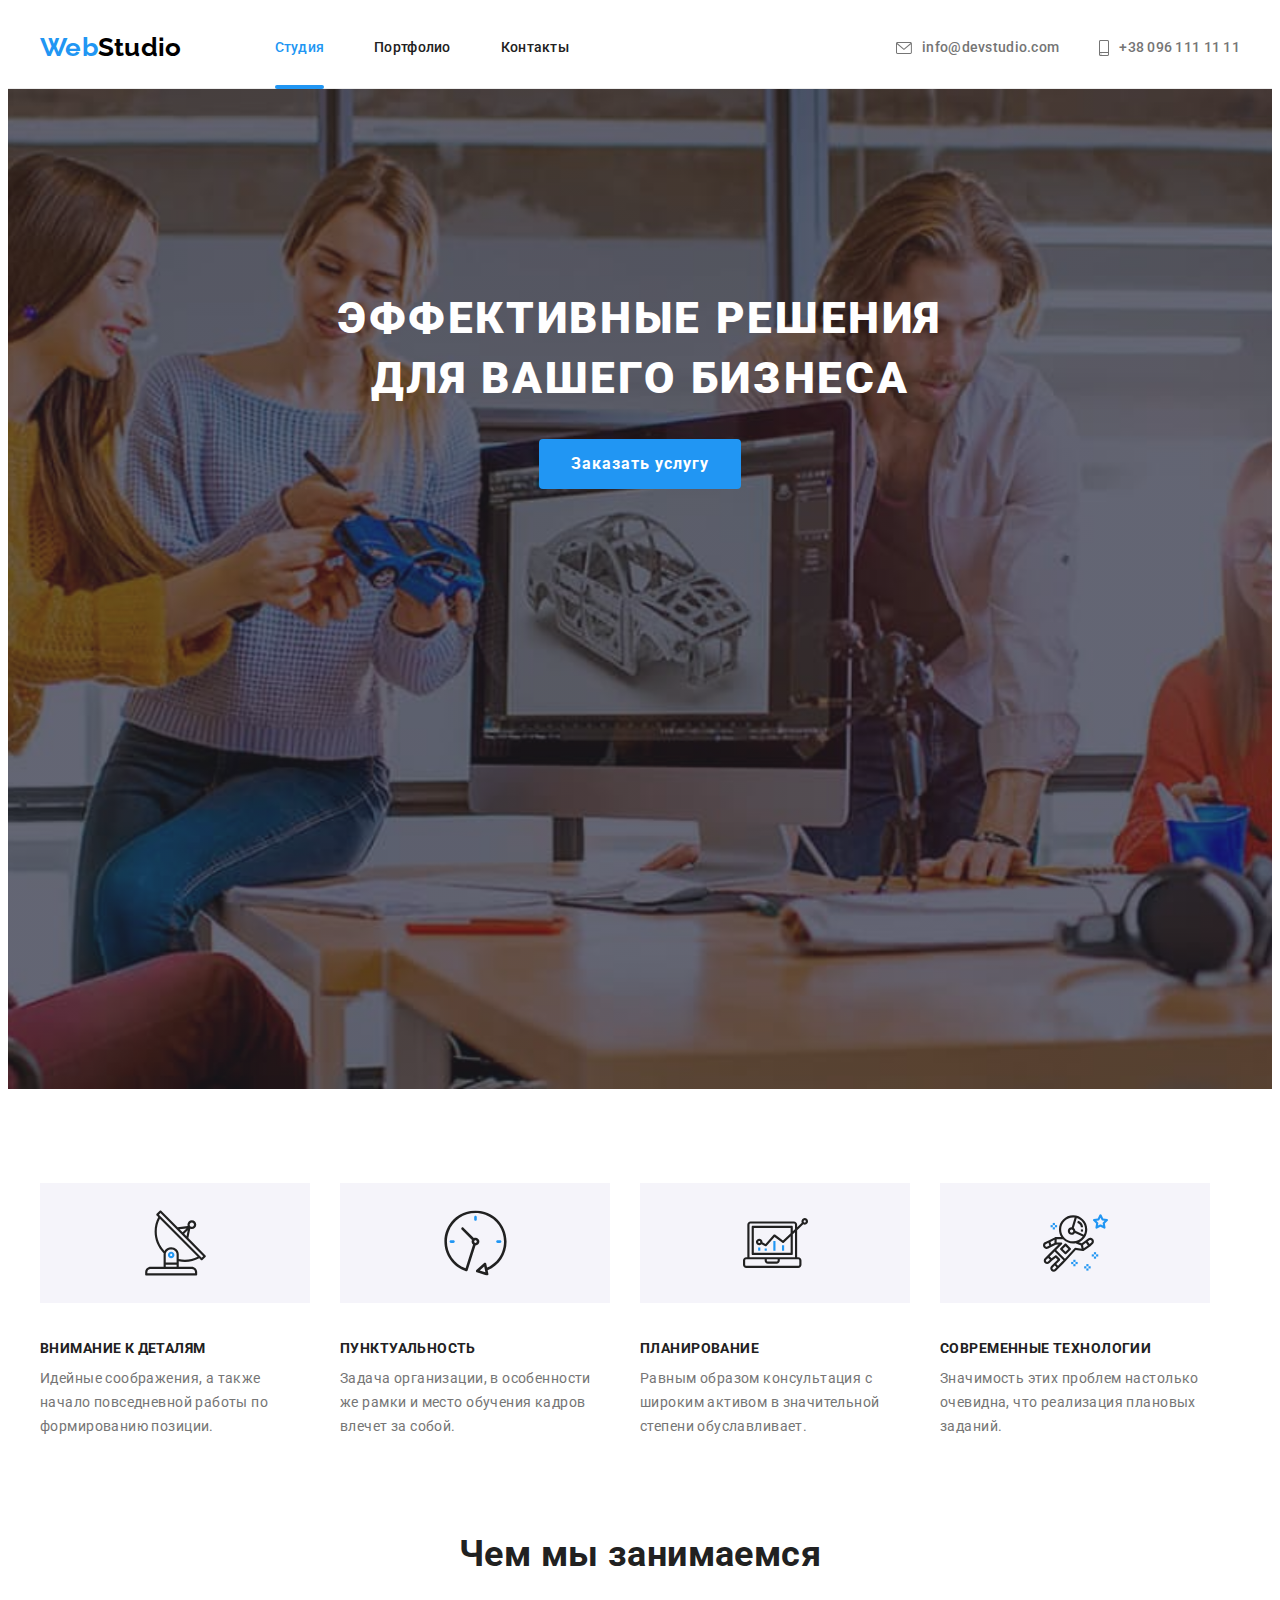
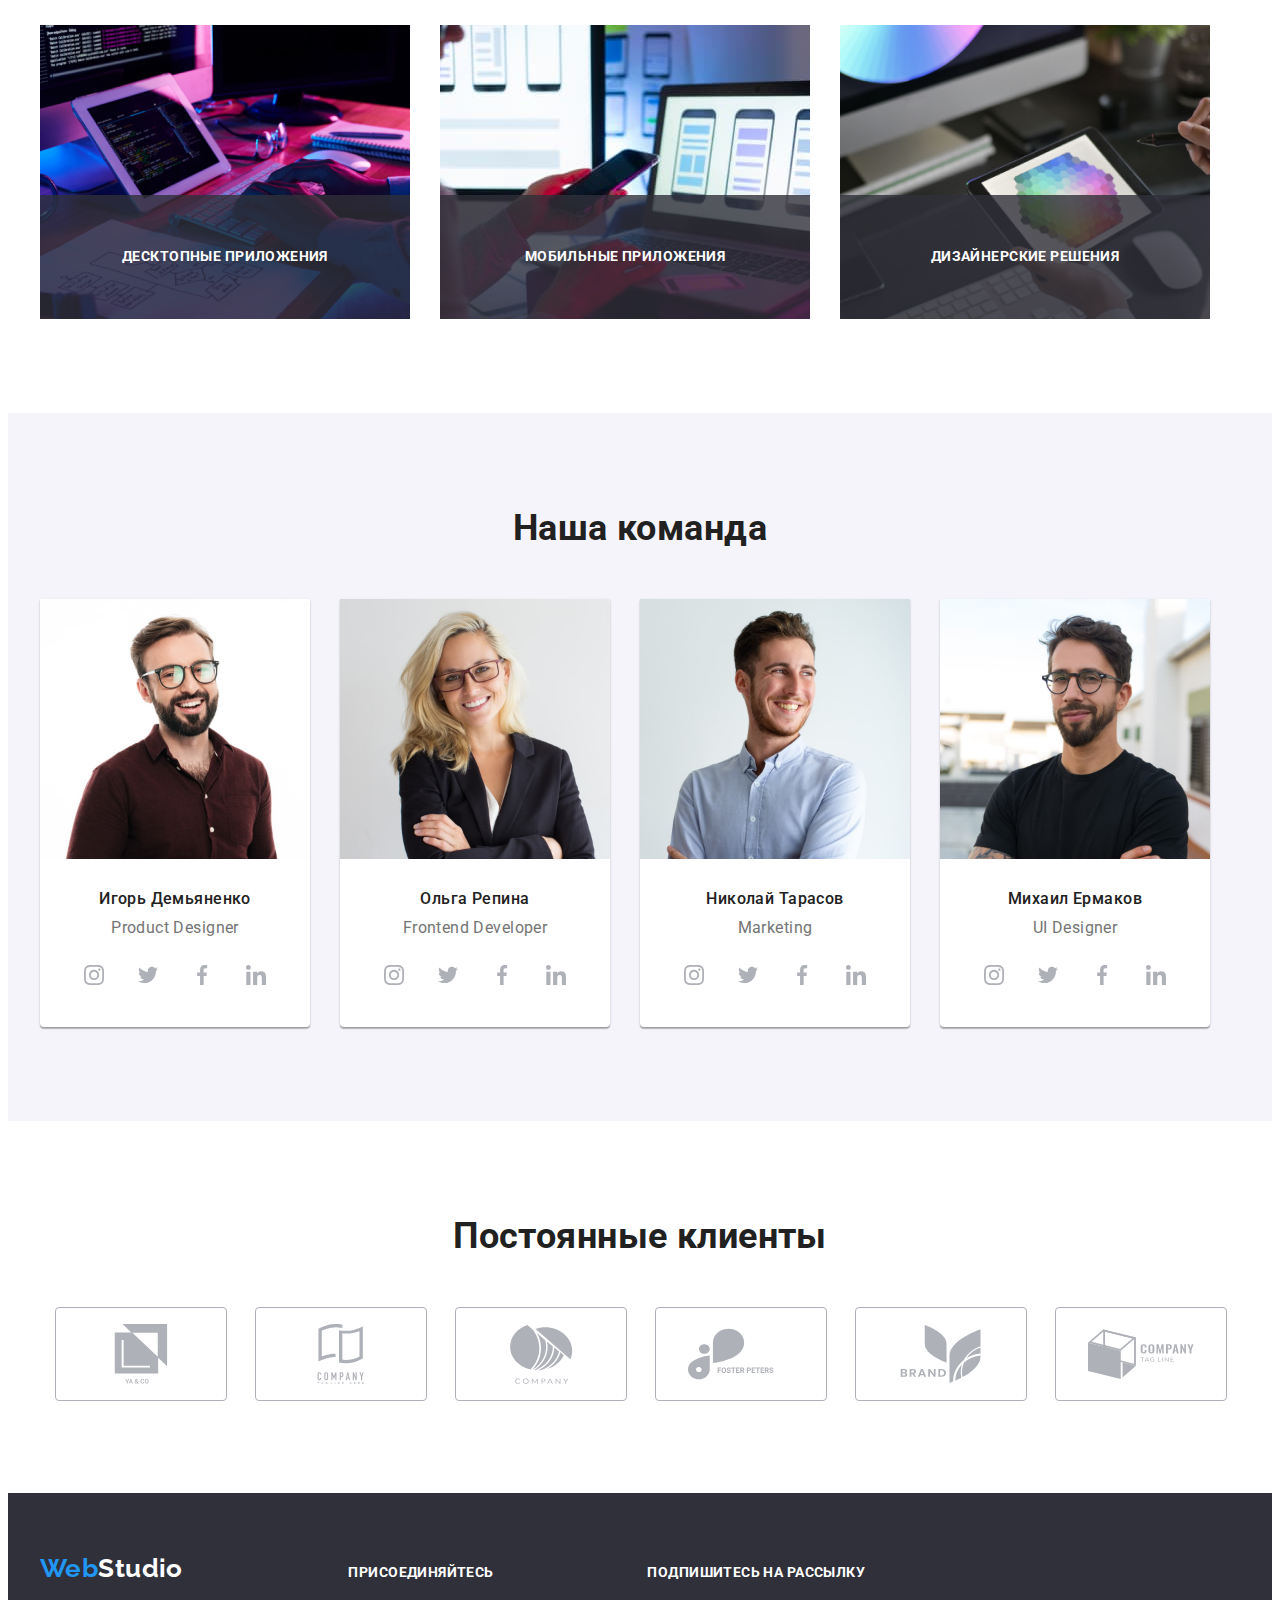
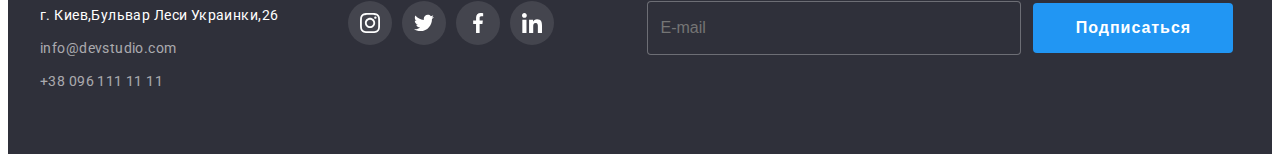
<file: index.html>
<!DOCTYPE html>
<html lang="ru">
  <head>
    <meta charset="UTF-8" />
    <meta http-equiv="X-UA-Compatible" content="IE=edge" />
    <meta name="viewport" content="width=device-width, initial-scale=1.0" />
    <title>Web Studio</title>
    <link rel="preconnect" href="https://fonts.googleapis.com" />
    <link rel="preconnect" href="https://fonts.gstatic.com" crossorigin />
    <link
      href="https://fonts.googleapis.com/css2?family=Raleway:wght@700&family=Roboto:wght@400;500;700;900&display=swap"
      rel="stylesheet"
    />
    <link
      rel="stylesheet"
      href="https://cdnjs.cloudflare.com/ajax/libs/modern-normalize/1.1.0/modern-normalize.min.css"
      integrity="sha512-wpPYUAdjBVSE4KJnH1VR1HeZfpl1ub8YT/NKx4PuQ5NmX2tKuGu6U/JRp5y+Y8XG2tV+wKQpNHVUX03MfMFn9Q=="
      crossorigin="anonymous"
      referrerpolicy="no-referrer"
    />
    <link rel="stylesheet" href="./css/styles.css" />
  </head>
  <body>
    <header class="header">
      <div class="container header-nav">
        <nav class="navigation">
          <a lang="en" class="logo-header link" href="index.html"
            >Web<span class="logo-black">Studio</span>
          </a>
          <ul class="nav-list list">
            <li class="item">
              <a class="nav-link link current" href="./index.html">Студия</a>
            </li>
            <li class="item">
              <a class="nav-link link" href="./portfolio.html">Портфолио</a>
            </li>
            <li class="item">
              <a class="nav-link link" href="">Контакты</a>
            </li>
          </ul>
        </nav>
        <ul class="header-list list">
          <li class="item">
            <a class="header-mail link" href="mailto:info@devstudio.com"
              ><svg class="icon-mail" width="16" height="12">
                <use href="./images/sprite.svg#envelope"></use>
              </svg>
              info@devstudio.com
            </a>
          </li>
          <li class="item">
            <a class="header-tel link" href="tel:+380961111111">
              <svg class="icon-tel" width="10" height="16">
                <use href="./images/sprite.svg#phone"></use>
              </svg>
              +38 096 111 11 11</a
            >
          </li>
        </ul>
      </div>
    </header>
    <main class="main">
      <!-- hero -->
      <section class="hero">
        <div class="container">
          <h1 class="hero-title">
            Эффективные решения<br />
            для вашего бизнеса
          </h1>
          <button class="hero-button button" type="button" data-modal-open>Заказать услугу</button>
        </div>
      </section>
      <!-- benefits -->
      <section class="benefits section">
        <div class="container">
          <h2 class="visually-hidden">Benefits</h2>
          <ul class="benefits-list list">
            <li class="item icon-satelite">
              <h3 class="benefits-title">Внимание к деталям</h3>
              <p class="benefits-text">
                Идейные соображения, а также начало повседневной работы по формированию позиции.
              </p>
            </li>
            <li class="item icon-clock">
              <h3 class="benefits-title">Пунктуальность</h3>
              <p class="benefits-text">
                Задача организации, в особенности же рамки и место обучения кадров влечет за собой.
              </p>
            </li>
            <li class="item icon-diagram">
              <h3 class="benefits-title">Планирование</h3>
              <p class="benefits-text">
                Равным образом консультация с широким активом в значительной степени обуславливает.
              </p>
            </li>
            <li class="item icon-astronaut">
              <h3 class="benefits-title">Современные технологии</h3>
              <p class="benefits-text">
                Значимость этих проблем настолько очевидна, что реализация плановых заданий.
              </p>
            </li>
          </ul>
        </div>
      </section>
      <!-- opportunities -->
      <section class="opportunities section">
        <div class="container">
          <h2 class="opportunities-title title">Чем мы занимаемся</h2>
          <ul class="opportunities-list list">
            <li class="opportunities-item">
              <img src="./images/coding.jpg" alt="coding" width="370" />
              <p class="opportunities-text">Десктопные приложения</p>
            </li>
            <li class="opportunities-item">
              <img
                src="./images/application-development.jpg"
                alt="application-development"
                width="370"
              />
              <p class="opportunities-text">Мобильные приложения</p>
            </li>
            <li class="opportunities-item">
              <img src="./images/design.jpg" alt="design" width="370" />
              <p class="opportunities-text">Дизайнерские решения</p>
            </li>
          </ul>
        </div>
      </section>
      <!-- our team -->
      <section class="team section">
        <div class="container">
          <h2 class="team-title title">Наша команда</h2>
          <ul class="team-list list">
            <li class="team-item">
              <img src="./images/igor.jpg" alt="employee1" width="270" />
              <div class="employeer-card">
                <h3 class="employeer-title">Игорь Демьяненко</h3>
                <p class="employeer-text" lang="en">Product Designer</p>
                <ul class="employeer-soc-list list">
                  <li class="soc-item">
                    <a class="soc-link link" href="https://instagram.com" target="_blank">
                      <svg class="soc-icon" width="20" height="20">
                        <use href="./images/sprite.svg#instagram"></use>
                      </svg>
                    </a>
                  </li>
                  <li class="soc-item">
                    <a class="soc-link link" href="http://twitter.com" target="_blank">
                      <svg class="soc-icon" width="20" height="20">
                        <use href="./images/sprite.svg#twitter"></use>
                      </svg>
                    </a>
                  </li>
                  <li class="soc-item">
                    <a class="soc-link link" href="http://facebook.com" target="_blank">
                      <svg class="soc-icon" width="20" height="20">
                        <use href="./images/sprite.svg#facebook"></use>
                      </svg>
                    </a>
                  </li>
                  <li class="soc-item">
                    <a class="soc-link link" href="http://linkedin.com" target="_blank">
                      <svg class="soc-icon" width="20" height="20">
                        <use href="./images/sprite.svg#linkedin"></use>
                      </svg>
                    </a>
                  </li>
                </ul>
              </div>
            </li>
            <li class="team-item">
              <img src="./images/olga.jpg" alt="employee2" width="270" />
              <div class="employeer-card">
                <h3 class="employeer-title">Ольга Репина</h3>
                <p class="employeer-text" lang="en">Frontend Developer</p>
                <ul class="employeer-soc-list list">
                  <li class="soc-item">
                    <a class="soc-link link" href="https://instagram.com" target="_blank">
                      <svg class="soc-icon" width="20" height="20">
                        <use href="./images/sprite.svg#instagram"></use>
                      </svg>
                    </a>
                  </li>
                  <li class="soc-item">
                    <a class="soc-link link" href="http://twitter.com" target="_blank">
                      <svg class="soc-icon" width="20" height="20">
                        <use href="./images/sprite.svg#twitter"></use>
                      </svg>
                    </a>
                  </li>
                  <li class="soc-item">
                    <a class="soc-link link" href="http://facebook.com" target="_blank">
                      <svg class="soc-icon" width="20" height="20">
                        <use href="./images/sprite.svg#facebook"></use>
                      </svg>
                    </a>
                  </li>
                  <li class="soc-item">
                    <a class="soc-link link" href="http://linkedin.com" target="_blank">
                      <svg class="soc-icon" width="20" height="20">
                        <use href="./images/sprite.svg#linkedin"></use>
                      </svg>
                    </a>
                  </li>
                </ul>
              </div>
            </li>
            <li class="team-item">
              <img src="./images/mykola.jpg" alt="employee3" width="270" />
              <div class="employeer-card">
                <h3 class="employeer-title">Николай Тарасов</h3>
                <p class="employeer-text" lang="en">Marketing</p>
                <ul class="employeer-soc-list list">
                  <li class="soc-item">
                    <a class="soc-link link" href="https://instagram.com" target="_blank">
                      <svg class="soc-icon" width="20" height="20">
                        <use href="./images/sprite.svg#instagram"></use>
                      </svg>
                    </a>
                  </li>
                  <li class="soc-item">
                    <a class="soc-link link" href="http://twitter.com" target="_blank">
                      <svg class="soc-icon" width="20" height="20">
                        <use href="./images/sprite.svg#twitter"></use>
                      </svg>
                    </a>
                  </li>
                  <li class="soc-item">
                    <a class="soc-link link" href="http://facebook.com" target="_blank">
                      <svg class="soc-icon" width="20" height="20">
                        <use href="./images/sprite.svg#facebook"></use>
                      </svg>
                    </a>
                  </li>
                  <li class="soc-item">
                    <a class="soc-link link" href="http://linkedin.com" target="_blank">
                      <svg class="soc-icon" width="20" height="20">
                        <use href="./images/sprite.svg#linkedin"></use>
                      </svg>
                    </a>
                  </li>
                </ul>
              </div>
            </li>
            <li class="team-item">
              <img src="./images/mike.jpg" alt="employee4" width="270" />
              <div class="employeer-card">
                <h3 class="employeer-title">Михаил Ермаков</h3>
                <p class="employeer-text" lang="en">UI Designer</p>
                <ul class="employeer-soc-list list">
                  <li class="soc-item">
                    <a class="soc-link link" href="https://instagram.com" target="_blank">
                      <svg class="soc-icon" width="20" height="20">
                        <use href="./images/sprite.svg#instagram"></use>
                      </svg>
                    </a>
                  </li>
                  <li class="soc-item">
                    <a class="soc-link link" href="http://twitter.com" target="_blank">
                      <svg class="soc-icon" width="20" height="20">
                        <use href="./images/sprite.svg#twitter"></use>
                      </svg>
                    </a>
                  </li>
                  <li class="soc-item">
                    <a class="soc-link link" href="http://facebook.com" target="_blank">
                      <svg class="soc-icon" width="20" height="20">
                        <use href="./images/sprite.svg#facebook"></use>
                      </svg>
                    </a>
                  </li>
                  <li class="soc-item">
                    <a class="soc-link link" href="http://linkedin.com" target="_blank">
                      <svg class="soc-icon" width="20" height="20">
                        <use href="./images/sprite.svg#linkedin"></use>
                      </svg>
                    </a>
                  </li>
                </ul>
              </div>
            </li>
          </ul>
        </div>
      </section>
      <!-- clients -->
      <section class="clients section">
        <div class="container">
          <h2 class="clients-title title">Постоянные клиенты</h2>
          <ul class="clients-list list">
            <li class="clients-item">
              <a class="clients-link link" href="">
                <svg class="clients-icon" width="106" height="60">
                  <use href="./images/sprite.svg#client-1"></use>
                </svg>
              </a>
            </li>
            <li class="clients-item">
              <a class="clients-link link" href="">
                <svg class="clients-icon" width="106" height="60">
                  <use href="./images/sprite.svg#client-2"></use>
                </svg>
              </a>
            </li>
            <li class="clients-item">
              <a class="clients-link link" href="">
                <svg class="clients-icon" width="106" height="60">
                  <use href="./images/sprite.svg#client-3"></use>
                </svg>
              </a>
            </li>
            <li class="clients-item">
              <a class="clients-link link" href="">
                <svg class="clients-icon" width="106" height="60">
                  <use href="./images/sprite.svg#client-4"></use>
                </svg>
              </a>
            </li>
            <li class="clients-item">
              <a class="clients-link link" href="">
                <svg class="clients-icon" width="106" height="60">
                  <use href="./images/sprite.svg#client-5"></use>
                </svg>
              </a>
            </li>
            <li class="clients-item">
              <a class="clients-link link" href="">
                <svg class="clients-icon" width="106" height="60">
                  <use href="./images/sprite.svg#client-6"></use>
                </svg>
              </a>
            </li>
          </ul>
        </div>
      </section>
    </main>
    <footer class="footer">
      <div class="container">
        <div class="contacts">
          <a lang="en" class="logo-footer link" href="index.html">
            Web<span class="logo-white">Studio</span></a
          >
          <address class="address">
            <ul class="address-list list">
              <li class="address-item">
                <a
                  class="address-link link"
                  href="https://goo.gl/maps/rmuFuBtM7UuqsGX59"
                  target="_blank"
                  rel="noopener noreferrer"
                >
                  г. Киев,Бульвар Леси Украинки,26</a
                >
              </li>
              <li class="address-item">
                <a class="footer-mail link" href="mailto:info@devstudio.com">info@devstudio.com</a>
              </li>
              <li class="address-item">
                <a class="footer-tel link" href="tel:+380961111111">+38 096 111 11 11</a>
              </li>
            </ul>
          </address>
        </div>
        <div class="join-us">
          <p class="join-title">присоединяйтесь</p>
          <ul class="soc-list list">
            <li class="soc-item">
              <a class="soc-link link" href="">
                <svg class="soc-icon" width="20" height="20">
                  <use href="./images/sprite.svg#instagram"></use>
                </svg>
              </a>
            </li>
            <li class="soc-item">
              <a class="soc-link link" href="">
                <svg class="soc-icon" width="20" height="20">
                  <use href="./images/sprite.svg#twitter"></use>
                </svg>
              </a>
            </li>
            <li class="soc-item">
              <a class="soc-link link" href="">
                <svg class="soc-icon" width="20" height="20">
                  <use href="./images/sprite.svg#facebook"></use>
                </svg>
              </a>
            </li>
            <li class="soc-item">
              <a class="soc-link link" href="">
                <svg class="soc-icon" width="20" height="20">
                  <use href="./images/sprite.svg#linkedin"></use>
                </svg>
              </a>
            </li>
          </ul>
        </div>
        <!-- SUBSCRIBE -->
        <div class="form-field">
          <p class="subscribe-text">Подпишитесь на рассылку</p>
          <form class="subscribe">
            <label class="subscribe-form">
              <input class="imput-email" type="text" placeholder="E-mail" />
              <button class="subscribe-btn" type="submit">Подписаться</button></label
            >
          </form>
        </div>
      </div>
    </footer>

    <!-- MODAL -->

    <div class="backdrop is-hidden" data-modal>
      <div class="modal">
        <button class="modal-btn" type="button" data-modal-close>
          <svg class="icon-modal-close" width="18" height="18">
            <use href="./images/sprite.svg#icon-close-modal"></use>
          </svg>
        </button>
      </div>
    </div>
    <script src="./js/modal.js"></script>
  </body>
</html>
</file>
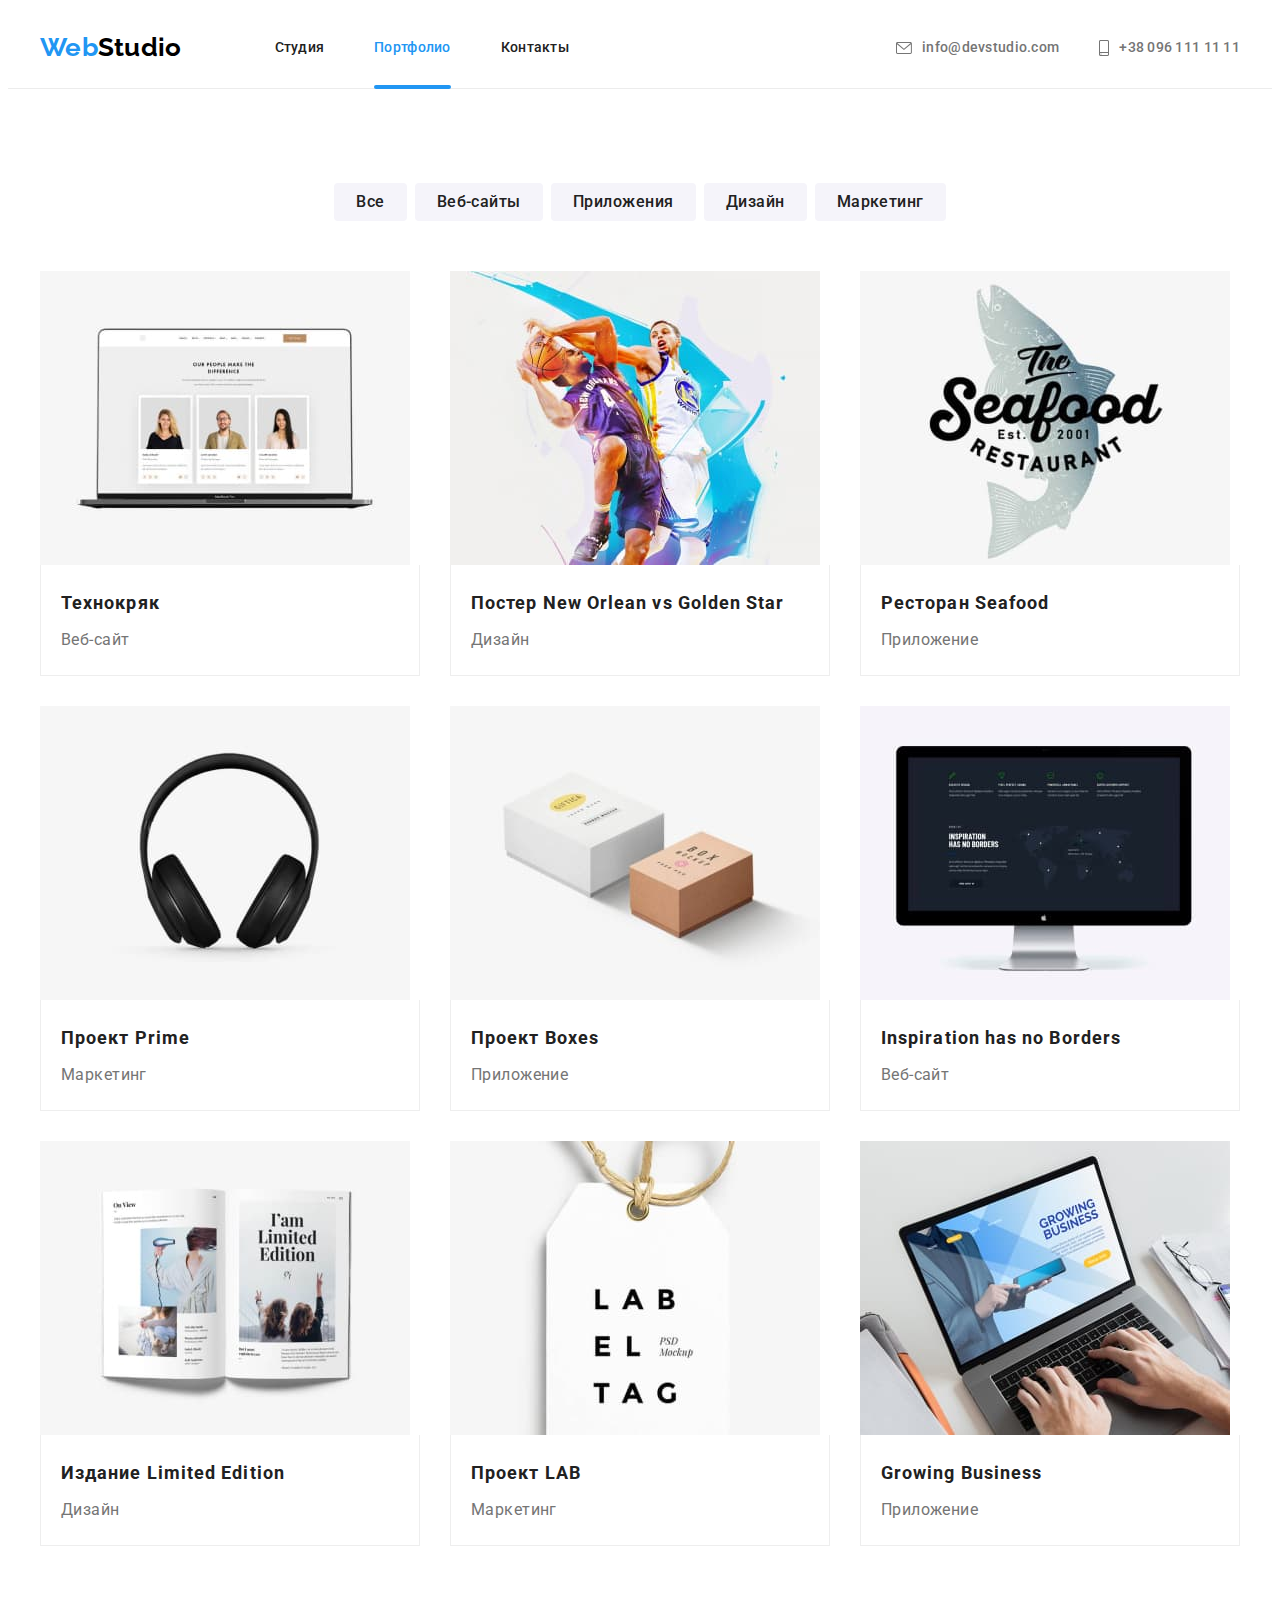
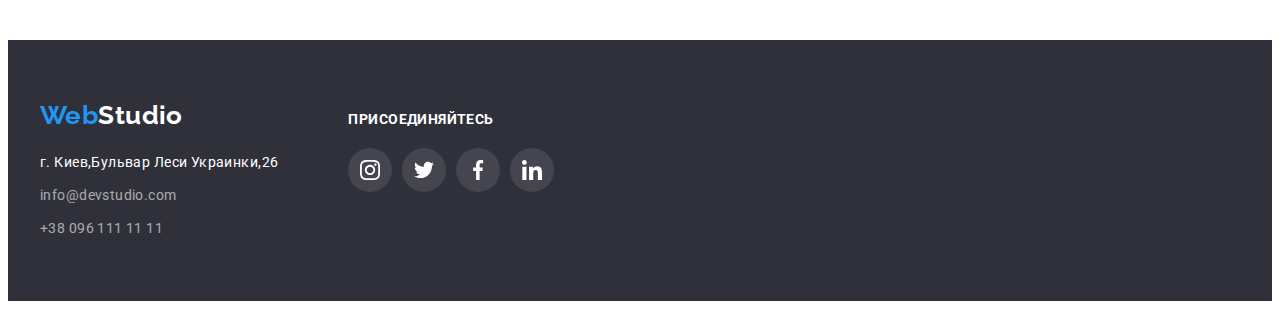
<file: portfolio.html>
<!DOCTYPE html>
<html lang="ru">
  <head>
    <meta charset="UTF-8" />
    <meta http-equiv="X-UA-Compatible" content="IE=edge" />
    <meta name="viewport" content="width=device-width, initial-scale=1.0" />
    <title>Web Studio</title>
    <link rel="preconnect" href="https://fonts.googleapis.com" />
    <link rel="preconnect" href="https://fonts.gstatic.com" crossorigin />
    <link
      href="https://fonts.googleapis.com/css2?family=Raleway:wght@700&family=Roboto:wght@400;500;700;900&display=swap"
      rel="stylesheet"
    />
    <link
      rel="stylesheet"
      href="https://cdnjs.cloudflare.com/ajax/libs/modern-normalize/1.1.0/modern-normalize.min.css"
      integrity="sha512-wpPYUAdjBVSE4KJnH1VR1HeZfpl1ub8YT/NKx4PuQ5NmX2tKuGu6U/JRp5y+Y8XG2tV+wKQpNHVUX03MfMFn9Q=="
      crossorigin="anonymous"
      referrerpolicy="no-referrer"
    />
    <link rel="stylesheet" href="./css/styles.css" />
  </head>
  <body class="page">
    <header class="header">
      <div class="container header-nav">
        <nav class="navigation">
          <a lang="en" class="logo-header link" href="index.html"
            >Web<span class="logo-black">Studio</span>
          </a>
          <ul class="nav-list list">
            <li class="item">
              <a class="nav-link link" href="./index.html">Студия</a>
            </li>
            <li class="item">
              <a class="nav-link link current" href="./portfolio.html">Портфолио</a>
            </li>
            <li class="item">
              <a class="nav-link link" href="">Контакты</a>
            </li>
          </ul>
        </nav>
        <ul class="header-list list">
          <li class="item">
            <a class="header-mail link" href="mailto:info@devstudio.com"
              ><svg class="icon-mail" width="16" height="12">
                <use href="./images/sprite.svg#envelope"></use>
              </svg>
              info@devstudio.com
            </a>
          </li>
          <li class="item">
            <a class="header-tel link" href="tel:+380961111111">
              <svg class="icon-tel" width="10" height="16">
                <use href="./images/sprite.svg#phone"></use>
              </svg>
              +38 096 111 11 11</a
            >
          </li>
        </ul>
      </div>
    </header>
    <main>
      <section class="examples section">
        <div class="container">
          <h1 class="visually-hidden">Work examples(hide)</h1>
          <ul class="filter-list list">
            <li class="filter-item">
              <button class="filter-bnt" type="button">Все</button>
            </li>
            <li class="filter-item">
              <button class="filter-bnt" type="button">Веб-сайты</button>
            </li>
            <li class="filter-item">
              <button class="filter-bnt" type="button">Приложения</button>
            </li>
            <li class="filter-item">
              <button class="filter-bnt" type="button">Дизайн</button>
            </li>
            <li class="filter-item">
              <button class="filter-bnt" type="button">Маркетинг</button>
            </li>
          </ul>
          <ul class="example-list list">
            <li class="example-item">
              <a href="" class="example-img link">
                <div class="example-overlay-box">
                  <img src="./images/web-site.jpg" alt="web-site" width="370" />
                  <p class="overlay-text">
                    Lorem ipsum, dolor sit amet consectetur adipisicing elit. Est itaque cumque
                    autem assumenda sed illum totam nisi vel hic voluptas sequi, neque sapiente
                    repellat, consectetur, dignissimos fugiat? Tempora, provident in.
                  </p>
                </div>
                <div class="card-border">
                  <h2 class="example-title">Технокряк</h2>
                  <p class="example-text">Веб-сайт</p>
                </div>
              </a>
            </li>
            <li class="example-item">
              <a href="" class="example-img link">
                <div class="example-overlay-box">
                  <img src="./images/basketball-poster.jpg" alt="poster" width="370" />

                  <p class="overlay-text">
                    Ресурс предлагает комплексные предложения с разным уровнем функционала и
                    сервисов. Все это позволит посетителю получить исчерпывающие сведения о компании
                    или частном лице.
                  </p>
                </div>
                <div class="card-border">
                  <h2 class="example-title">Постер New Orlean vs Golden Star</h2>
                  <p class="example-text">Дизайн</p>
                </div>
              </a>
            </li>
            <li class="example-item">
              <a href="" class="example-img link">
                <div class="example-overlay-box">
                  <img
                    src="./images/restaurant-app.jpg"
                    alt="application-for-restaurant"
                    width="370"
                  />
                  <p class="overlay-text">
                    Lorem ipsum, dolor sit amet consectetur adipisicing elit. Est itaque cumque
                    autem assumenda sed illum totam nisi vel hic voluptas sequi, neque sapiente
                    repellat, consectetur, dignissimos fugiat? Tempora, provident in.
                  </p>
                </div>

                <div class="card-border">
                  <h2 class="example-title">Ресторан Seafood</h2>
                  <p class="example-text">Приложение</p>
                </div>
              </a>
            </li>
            <li class="example-item">
              <a href="" class="example-img link">
                <div class="example-overlay-box">
                  <img src="./images/earphones.jpg" alt="earphones" width="370" />
                  <p class="overlay-text">
                    Lorem ipsum, dolor sit amet consectetur adipisicing elit. Est itaque cumque
                    autem assumenda sed illum totam nisi vel hic voluptas sequi, neque sapiente
                    repellat, consectetur, dignissimos fugiat? Tempora, provident in.
                  </p>
                </div>
                <div class="card-border">
                  <h2 class="example-title">Проект Prime</h2>
                  <p class="example-text">Маркетинг</p>
                </div>
              </a>
            </li>
            <li class="example-item">
              <a href="" class="example-img link">
                <div class="example-overlay-box">
                  <img src="./images/boxes.jpg" alt="boxes" width="370" />
                  <p class="overlay-text">
                    Lorem ipsum, dolor sit amet consectetur adipisicing elit. Est itaque cumque
                    autem assumenda sed illum totam nisi vel hic voluptas sequi, neque sapiente
                    repellat, consectetur, dignissimos fugiat? Tempora, provident in.
                  </p>
                </div>
                <div class="card-border">
                  <h2 class="example-title">Проект Boxes</h2>
                  <p class="example-text">Приложение</p>
                </div>
              </a>
            </li>
            <li class="example-item">
              <a href="" class="example-img link">
                <div class="example-overlay-box">
                  <img src="./images/desktop.jpg" alt="desktop" width="370" />
                  <p class="overlay-text">
                    Lorem ipsum, dolor sit amet consectetur adipisicing elit. Est itaque cumque
                    autem assumenda sed illum totam nisi vel hic voluptas sequi, neque sapiente
                    repellat, consectetur, dignissimos fugiat? Tempora, provident in.
                  </p>
                </div>
                <div class="card-border">
                  <h2 class="example-title">Inspiration has no Borders</h2>
                  <p class="example-text">Веб-сайт</p>
                </div>
              </a>
            </li>
            <li class="example-item">
              <a href="" class="example-img link">
                <div class="example-overlay-box">
                  <img src="./images/magazine.jpg" alt="magazine" width="370" />
                  <p class="overlay-text">
                    Lorem ipsum, dolor sit amet consectetur adipisicing elit. Est itaque cumque
                    autem assumenda sed illum totam nisi vel hic voluptas sequi, neque sapiente
                    repellat, consectetur, dignissimos fugiat? Tempora, provident in.
                  </p>
                </div>
                <div class="card-border">
                  <h2 class="example-title">Издание Limited Edition</h2>
                  <p class="example-text">Дизайн</p>
                </div>
              </a>
            </li>
            <li class="example-item">
              <a href="" class="example-img link">
                <div class="example-overlay-box">
                  <img src="./images/label-tag.jpg" alt="label-tag" width="370" />
                  <p class="overlay-text">
                    Lorem ipsum, dolor sit amet consectetur adipisicing elit. Est itaque cumque
                    autem assumenda sed illum totam nisi vel hic voluptas sequi, neque sapiente
                    repellat, consectetur, dignissimos fugiat? Tempora, provident in.
                  </p>
                </div>
                <div class="card-border">
                  <h2 class="example-title">Проект LAB</h2>
                  <p class="example-text">Маркетинг</p>
                </div>
              </a>
            </li>
            <li class="example-item">
              <a href="" class="example-img link">
                <div class="example-overlay-box">
                  <img src="./images/business-app.jpg" alt="business-app" width="370" />
                  <p class="overlay-text">
                    Lorem ipsum, dolor sit amet consectetur adipisicing elit. Est itaque cumque
                    autem assumenda sed illum totam nisi vel hic voluptas sequi, neque sapiente
                    repellat, consectetur, dignissimos fugiat? Tempora, provident in.
                  </p>
                </div>
                <div class="card-border">
                  <h2 class="example-title">Growing Business</h2>
                  <p class="example-text">Приложение</p>
                </div>
              </a>
            </li>
          </ul>
        </div>
      </section>
    </main>
    <footer class="footer">
      <div class="container">
        <div class="contacts">
          <a lang="en" class="logo-footer link" href="index.html">
            Web<span class="logo-white">Studio</span></a
          >
          <address class="address">
            <ul class="address-list list">
              <li class="address-item">
                <a
                  class="address-link link"
                  href="https://goo.gl/maps/rmuFuBtM7UuqsGX59"
                  target="_blank"
                  rel="noopener noreferrer"
                >
                  г. Киев,Бульвар Леси Украинки,26</a
                >
              </li>
              <li class="address-item">
                <a class="footer-mail link" href="mailto:info@devstudio.com">info@devstudio.com</a>
              </li>
              <li class="address-item">
                <a class="footer-tel link" href="tel:+380961111111">+38 096 111 11 11</a>
              </li>
            </ul>
          </address>
        </div>
        <div class="join-us">
          <p class="join-title">присоединяйтесь</p>
          <ul class="soc-list list">
            <li class="soc-item">
              <a class="soc-link link" href="">
                <svg class="soc-icon" width="20" height="20">
                  <use href="./images/sprite.svg#instagram"></use>
                </svg>
              </a>
            </li>
            <li class="soc-item">
              <a class="soc-link link" href="">
                <svg class="soc-icon" width="20" height="20">
                  <use href="./images/sprite.svg#twitter"></use>
                </svg>
              </a>
            </li>
            <li class="soc-item">
              <a class="soc-link link" href="">
                <svg class="soc-icon" width="20" height="20">
                  <use href="./images/sprite.svg#facebook" width="20" height="20"></use>
                </svg>
              </a>
            </li>
            <li class="soc-item">
              <a class="soc-link link" href="">
                <svg class="soc-icon" width="20" height="20">
                  <use href="./images/sprite.svg#linkedin" width="20" height="20"></use>
                </svg>
              </a>
            </li>
          </ul>
        </div>
      </div>
    </footer>
  </body>
</html>
</file>
<file: css/styles.css>
/* basic styles */
/* basic color #757575; */
/* secondary color #212121 */
/* primary-white-color #FFFFFF */
/* accent color #2196F3 */
/* footer-bgc #2f303a */

:root {
  --basic-color: #757575;
  --title-color: #212121;
  --primary-white-color: #ffffff;
  --brand-accent: #2196f3;
  --footer-bgc: #2f303a;
  --border-header: #ececec;
  --hero-bgc: #c4c4c4;
  --icon-color: #afb1b8;
  --filter-bgc: #f5f4fa;
  --timing-duration: 250ms;
  --timing-function: cubic-bezier(0.4, 0, 0.2, 1);
}

/* ------------------------------BODY-------------------------- */
body {
  background-color: var(--primary-white-color);
  color: var(--basic-color);
  font-family: 'Roboto', sans-serif;
  font-size: 14px;
  line-height: 1.71;
  letter-spacing: 0.03em;
}

h1,
h2,
h3,
h4,
h5,
h6,
p,
ul {
  margin: 0;
}
ul {
  padding: 0;
}

img {
  display: block;
  max-width: 100%;
  height: auto;
}

.visually-hidden {
  position: absolute;
  white-space: nowrap;
  width: 1px;
  height: 1px;
  overflow: hidden;
  border: 0;
  padding: 0;
  clip: rect(0 0 0 0);
  clip-path: inset(50%);
  margin: -1px;
}

.container {
  width: 1200px;
  margin: 0 auto;
  padding-left: 15px;
  padding-right: 15px;
  /* outline: 1px solid tomato; */
}
.section {
  padding-top: 94px;
  padding-bottom: 94px;
}

.title {
  font-weight: 700;
  font-size: 36px;
  line-height: 1.17;
  text-align: center;
  color: var(--title-color);
}
button {
  cursor: pointer;
}
.link {
  text-decoration: none;
}
.list {
  list-style: none;
  padding-left: 0;
  margin: 0;
}

/* -----------------------------HEADER------------------------- */
.header {
  border-bottom: 1px solid var(--border-header);
}

.header-nav {
  display: flex;
  align-items: center;
}

.navigation {
  display: flex;
  align-items: center;

  font-weight: 500;
  line-height: 1.14;
  letter-spacing: 0.02em;
}
.logo-header {
  font-family: 'Raleway', sans-serif;
  font-weight: 700;
  font-size: 26px;
  line-height: 1.2;
  color: var(--brand-accent);
}

.logo-black {
  color: #000000;
}

.nav-list {
  display: flex;
  margin-left: 93px;
}

.nav-list .item + .item {
  margin-left: 50px;
}

.nav-link {
  display: block;
  padding-top: 32px;
  padding-bottom: 32px;

  color: var(--title-color);
  font-weight: 500;
  line-height: 1.14;
  letter-spacing: 0.02em;
  transition: color var(--timing-duration) var(--timing-function);
}

.nav-list .nav-link:hover,
.nav-list .nav-link:focus {
  color: var(--brand-accent);
}

.current {
  position: relative;
  color: var(--brand-accent);
}

.current::after {
  position: absolute;
  left: 0;
  bottom: -1px;
  content: '';
  display: block;
  width: 100%;
  height: 4px;
  background: var(--brand-accent);
  border-radius: 2px;
}

/* -------------------header-contacts---------------------- */

.header-list {
  display: flex;
  align-items: center;
  justify-content: center;
  padding-top: 32px;
  padding-bottom: 32px;
  margin-left: auto;
  font-weight: 500;
  font-size: 14px;
  line-height: 1.14;
  letter-spacing: 0.02em;
}

.header-list .item + .item {
  margin-left: 40px;
}

.header-tel,
.header-mail {
  display: flex;
  align-items: center;
  justify-content: center;
  width: 100%;
  height: 100%;
  color: var(--basic-color);
  transition: color var(--timing-duration) var(--timing-function);
}

.icon-tel,
.icon-mail {
  fill: currentColor;
  margin-right: 10px;
}
.header-mail:hover,
.header-mail:focus {
  color: var(--brand-accent);
}
.header-tel:hover,
.header-tel:focus {
  color: var(--brand-accent);
}

/* ------------------------HERO------------------------ */
.hero {
  max-width: 1600px;
  height: 600px;
  margin-left: auto;
  margin-right: auto;
  background-color: var(--hero-bgc);
  background-image: linear-gradient(rgba(47, 48, 58, 0.4), rgba(47, 48, 58, 0.4)),
    url(../images/background_hero.jpg);
  background-repeat: no-repeat;
  background-size: cover;
  background-position: center;

  padding-top: 200px;
  padding-bottom: 200px;
  text-align: center;
}
.hero-title {
  color: var(--primary-white-color);
  font-weight: 900;
  font-size: 44px;
  line-height: 1.36;
  letter-spacing: 0.06em;
  text-transform: uppercase;
  margin-bottom: 30px;
}

.hero-button {
  font-family: inherit;
  color: var(--primary-white-color);
  background-color: var(--brand-accent);
  padding: 10px 32px;
  font-weight: 700;
  font-size: 16px;
  line-height: 1.88;
  letter-spacing: 0.06em;
  border: none;
  border-radius: 4px;
  transition: background-color var(--timing-duration) var(--timing-function);
}
.hero-button:hover,
.hero-button:focus {
  background-color: #0087f5;
}

/* -----------------BENEFITS------------------------------- */

.benefits {
  padding-top: 94px;
}

.benefits-list {
  display: flex;
}

.benefits-list .item:not(:first-child) {
  margin-left: 30px;
}
.benefits-list .item {
  width: 270px;
}

.icon-satelite::before {
  display: inline-block;
  content: '';
  width: 270px;
  height: 120px;
  margin-bottom: 30px;
  background-image: url(../images/antenna.svg);
  background-color: #f5f4fa;
  background-repeat: no-repeat;
  background-size: 65px 70px;
  background-position: center;
}

.icon-clock::before {
  display: inline-block;
  content: '';
  width: 270px;
  height: 120px;
  margin-bottom: 30px;
  background-image: url(../images/clock.svg);
  background-color: #f5f4fa;
  background-repeat: no-repeat;
  background-size: 65px 70px;
  background-position: center;
}

.icon-diagram::before {
  display: inline-block;
  content: '';
  width: 270px;
  height: 120px;
  margin-bottom: 30px;
  background-image: url(../images/diagram.svg);
  background-color: #f5f4fa;
  background-repeat: no-repeat;
  background-size: 65px 70px;
  background-position: center;
}

.icon-astronaut::before {
  display: inline-block;
  content: '';
  width: 270px;
  height: 120px;
  margin-bottom: 30px;
  background-image: url(../images/astronaut.svg);
  background-color: #f5f4fa;
  background-repeat: no-repeat;
  background-size: 65px 70px;
  background-position: center;
}

.benefits-title {
  color: var(--title-color);

  font-weight: 700;
  font-size: 14px;
  line-height: 1.14;

  text-transform: uppercase;

  margin-bottom: 10px;
}

.benefits-text {
  font-size: 14px;
  line-height: 1.71;
  letter-spacing: 0.03em;

  color: var(--basic-color);
}

/* ---------------------opportunities----------------------- */

.opportunities {
  padding-top: 0;
}
.opportunities-title {
  margin-bottom: 50px;
}
.opportunities-list {
  display: flex;

  /* margin-left: -30px; */
}

.opportunities-item:not(:last-child) {
  margin-right: 30px;
}

/* .opportunities-item {

  flex-basis: calc(100% / 3 - 30px);
  margin-left: 30px;
} */

.opportunities-item {
  position: relative;
}

.opportunities-text {
  position: absolute;
  left: 0;
  bottom: 0;
  display: flex;
  justify-content: center;
  align-items: center;
  width: 100%;
  height: 70px;

  color: var(--primary-white-color);
  background-color: rgba(47, 48, 58, 0.8);
  padding: 27px 0;
  text-transform: uppercase;
  font-weight: 700;
  line-height: 1.14;
}

/* --------------------team ------------------------------- */

.team {
  background-color: #f5f4fa;
}
.team-title {
  margin-bottom: 50px;
}

.team-list {
  display: flex;
  /* margin-left: -30px; */
}
.team-item {
  background-color: #fff;
  box-shadow: 0px 1px 3px rgba(0, 0, 0, 0.12), 0px 1px 1px rgba(0, 0, 0, 0.14),
    0px 2px 1px rgba(0, 0, 0, 0.2);
  border-radius: 0px 0px 4px 4px;
}
.team-item:not(:last-child) {
  margin-right: 30px;
}

/* .team-item {
  flex-basis: calc(100% / 4 - 30px);
  margin-left: 30px;
  background-color: #fff;
} */

.employeer-title {
  font-weight: 500;
  font-size: 16px;
  line-height: 1.19;
  text-align: center;
  margin-bottom: 10px;
  color: var(--title-color);
}
.employeer-text {
  font-weight: 400;
  font-size: 16px;
  line-height: 1.19;
  text-align: center;
  color: var(--basic-color);
  margin-bottom: 16px;
}

.employeer-card {
  padding-top: 30px;
  padding-bottom: 30px;
}

.employeer-soc-list {
  display: flex;
  justify-content: center;
}
.soc-item {
  width: 44px;
  height: 44px;
  margin-right: 10px;
}
.employeer-soc-list .soc-item:last-child {
  margin-right: 0;
}

.employeer-soc-list .soc-item .soc-link {
  display: flex;
  justify-content: center;
  align-items: center;
  width: 100%;
  height: 100%;
  border-radius: 50%;
  color: var(--icon-color);
  transition: background-color var(--timing-duration) var(--timing-function),
    color var(--timing-duration) var(--timing-function);
}

.soc-icon {
  fill: currentColor;
}

.employeer-soc-list .soc-item .soc-link:hover,
.employeer-soc-list .soc-item .soc-link:focus {
  background-color: var(--brand-accent);
  color: var(--primary-white-color);
}
/* ---------------------CLIENTS--------------------------- */

.clients-title {
  margin-bottom: 50px;
}

.clients-list {
  display: flex;
  justify-content: center;
}

.clients-item {
  width: 170px;
  height: 92px;
}
.clients-item:not(:last-child) {
  margin-right: 30px;
}

.clients-link {
  display: flex;
  justify-content: center;
  align-items: center;
  width: 100%;
  height: 100%;
  border: 1px solid var(--icon-color);
  border-radius: 4px;
  color: var(--icon-color);
  transition: color var(--timing-duration) var(--timing-function),
    border-color var(--timing-duration) var(--timing-function);
}

.clients-icon {
  fill: currentColor;
}

.clients-link:hover,
.clients-link:focus {
  color: var(--brand-accent);
  border-color: var(--brand-accent);
}

/* ---------------------FOOTER---------------------------- */

.footer {
  background-color: var(--footer-bgc);
  padding-top: 60px;
  padding-bottom: 60px;
}

.logo-footer {
  display: block;
  margin-bottom: 20px;

  font-family: 'Raleway', sans-serif;
  font-weight: 700;
  font-size: 26px;
  line-height: 1.2;
  color: var(--brand-accent);
}
.logo-white {
  color: var(--primary-white-color);
}

.address {
  font-style: normal;
}
.address-item {
  margin-bottom: 9px;
}
.address-item:last-child {
  margin-bottom: 0;
}

.address-link {
  color: var(--primary-white-color);
  transition: color var(--timing-duration) var(--timing-function);
}

.address-link:hover,
.address-link:focus {
  color: var(--brand-accent);
}

.footer-mail,
.footer-tel {
  color: rgba(255, 255, 255, 0.6);
  transition: color var(--timing-duration) var(--timing-function);
}

.footer-mail:hover,
.footer-mail:focus {
  color: var(--brand-accent);
}
.footer-tel:hover,
.footer-tel:focus {
  color: var(--brand-accent);
}
/* ----------------------JOIN US-------------------------- */
.footer > .container {
  display: flex;
  align-items: baseline;
}
.join-us {
  margin-left: 70px;
}
.join-title {
  font-weight: 700;
  line-height: 1.14;
  text-transform: uppercase;
  color: var(--primary-white-color);
  margin-bottom: 20px;
}
.soc-list {
  display: flex;
}
.soc-item {
  width: 44px;
  height: 44px;
  margin-right: 10px;
}
.soc-item:last-child {
  margin-right: 0;
}

.soc-link {
  display: flex;
  justify-content: center;
  align-items: center;
  width: 100%;
  height: 100%;
  border-radius: 50%;
  background-color: rgba(255, 255, 255, 0.1);
  color: var(--primary-white-color);
  transition: background-color var(--timing-duration) var(--timing-function);
}
.soc-link:hover,
.soc-link:focus {
  background-color: var(--brand-accent);
}
.soc-icon {
  fill: currentColor;
}
/* ------------SUBSCRIBE----------------------------- */

.form-field {
  margin-left: 93px;
}

.subscribe {
  /* margin-left: 93px; */
}
.subscribe-text {
  font-weight: 700;

  line-height: 1.14;

  text-transform: uppercase;
  color: var(--primary-white-color);
  margin-bottom: 20px;
}

.subscribe-form {
  display: flex;
  justify-content: center;
  align-items: center;
}

.imput-email {
  width: 358px;
  height: 50px;
  padding-left: 12px;
  margin-right: 12px;

  font-size: 16px;
  line-height: 1.25;
  color: rgba(255, 255, 255, 0.6);
  background-color: var(--footer-bgc);
  border: 1px solid rgba(255, 255, 255, 0.3);
  border-radius: 4px;
}
.subscribe-btn {
  width: 200px;
  height: 50px;

  font-weight: 700;
  font-size: 16px;
  line-height: 1.88;

  letter-spacing: 0.06em;
  color: var(--primary-white-color);
  background-color: var(--brand-accent);
  border-radius: 4px;
  border: none;
}
/* ____________PORTFOLIO______________________________ */

.examples {
  padding-top: 94px;
}
.filter-list {
  display: flex;
  /* align-items: center; */
  justify-content: center;
  margin-bottom: 50px;
}

.filter-list .filter-item + .filter-item {
  margin-left: 8px;
}

/* .filter-bnt-accent {
  font-family: inherit;
  font-weight: 500;
  font-size: 16px;
  line-height: 1.62;
  letter-spacing: 0.03em;
  background-color: var(--brand-accent);
  color: var(--primary-white-color);
  padding: 6px 22px;
  border-radius: 4px;
  border: none;
} */

.filter-bnt {
  font-family: inherit;
  font-weight: 500;
  font-size: 16px;
  line-height: 1.62;
  letter-spacing: 0.03em;
  background-color: var(--filter-bgc);
  color: var(--title-color);
  padding: 6px 22px;
  border-radius: 4px;
  border: none;
  transition: color var(--timing-duration) var(--timing-function),
    background-color var(--timing-duration) var(--timing-function),
    box-shadow var(--timing-duration) var(--timing-function);
}

.filter-bnt:hover,
.filter-bnt:focus {
  background-color: var(--brand-accent);
  color: var(--primary-white-color);
  box-shadow: 0px 3px 1px rgba(0, 0, 0, 0.1), 0px 1px 2px rgba(0, 0, 0, 0.08),
    0px 2px 2px rgba(0, 0, 0, 0.12);
}

.example-list {
  display: flex;
  flex-wrap: wrap;
  align-items: center;
  margin-left: -30px;
  margin-bottom: -30px;
}

.example-item {
  flex-basis: calc(100% / 3 - 30px);
  margin-left: 30px;
  margin-bottom: 30px;
}

.example-img {
  display: block;
  transition: box-shadow var(--timing-duration) var(--timing-function);
}
.example-img:hover,
.example-img:focus {
  box-shadow: 0px 1px 1px rgba(0, 0, 0, 0.12), 0px 4px 4px rgba(0, 0, 0, 0.06),
    1px 4px 6px rgba(0, 0, 0, 0.16);
}

.example-overlay-box {
  position: relative;
  overflow: hidden;
}

.overlay-text {
  position: absolute;
  left: 0;
  bottom: 0;
  width: 100%;
  height: 100%;
  padding: 63px 24px;
  font-size: 18px;
  line-height: 1.56;
  color: var(--primary-white-color);
  background-color: rgba(33, 150, 243, 0.9);
  transform: translateY(100%);
  transition: transform var(--timing-duration) var(--timing-function);
}

.example-img:hover .overlay-text,
.example-img:focus .overlay-text {
  transform: translateY(0);
}

.example-title {
  font-weight: 700;
  font-size: 18px;
  line-height: 2;
  letter-spacing: 0.06em;

  color: var(--title-color);
  margin-bottom: 4px;
}
.example-text {
  font-size: 16px;
  line-height: 1.88;

  color: var(--basic-color);
}

.card-border {
  border: 1px solid #eeeeee;
  border-top: none;
  padding: 20px 20px;
}

/* -------------------MODAL------------------------------- */
.backdrop {
  position: fixed;
  top: 0;
  left: 0;
  width: 100%;
  height: 100%;
  opacity: 1;
  transition: opacity var(--timing-duration) var(--timing-function);

  background-color: rgba(0, 0, 0, 0.2);
}

.is-hidden {
  opacity: 0;
  pointer-events: none;
}
.is-hidden .modal {
  transform: translate(-50%, -50%) scale(1.1);
}

.modal {
  position: absolute;
  top: 50%;
  left: 50%;
  transform: translate(-50%, -50%) scale(1);
  transition: transform var(--timing-duration) var(--timing-function);
  width: 528px;
  height: 581px;
  border-radius: 4px;

  background-color: var(--primary-white-color);
  box-shadow: 0px 1px 3px rgba(0, 0, 0, 0.12), 0px 1px 1px rgba(0, 0, 0, 0.14),
    0px 2px 1px rgba(0, 0, 0, 0.2);
}

.modal-btn {
  position: absolute;
  top: 8px;
  right: 8px;
  width: 30px;
  height: 30px;
  border: 1px solid rgba(0, 0, 0, 0.1);
  border-radius: 50%;

  display: flex;
  justify-content: center;
  align-items: center;
  background-color: transparent;
}
.modal-btn:hover {
  fill: var(--brand-accent);
}
</file>
